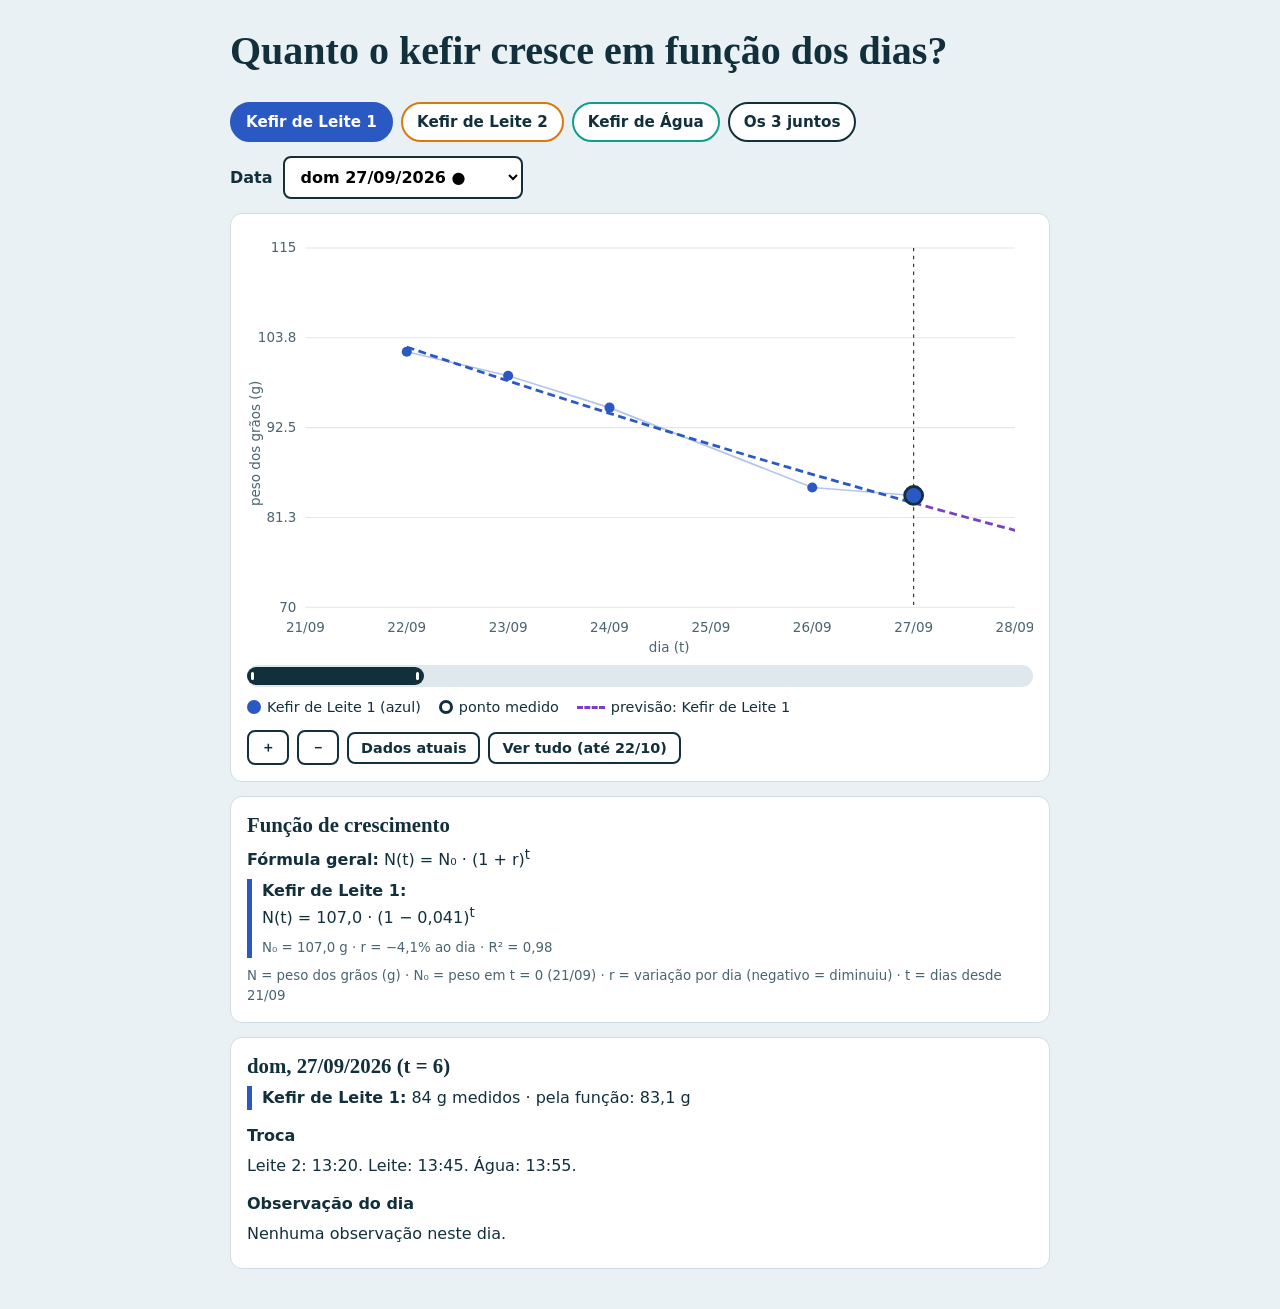
<file: index.html>
<!DOCTYPE html>
<html lang="pt-BR">
<head>
<meta charset="utf-8">
<meta name="viewport" content="width=device-width,initial-scale=1">
<title>Crescimento do Kefir</title>
<link rel="stylesheet" href="css/style.css">
</head>
<body>
<header>
  <h1>Quanto o kefir cresce em função dos dias?</h1>
</header>
<main>
  <nav id="abas" aria-label="Escolha o kefir"></nav>
  <label class="data">Data
    <select id="data"></select>
  </label>
  <section class="card" id="grafico" aria-live="polite"></section>
  <section class="card" id="funcao"></section>
  <section class="card" id="dia"></section>
</main>
<script src="js/data.js"></script>
<script src="js/app.js"></script>
</body>
</html>
</file>
<file: css/style.css>
:root{--ink:#12303b;--bg:#eaf1f4;--card:#fff;--line:#cfdce2}
*{box-sizing:border-box}
body{margin:0;background:var(--bg);color:var(--ink);font:16px/1.5 system-ui,sans-serif}
header{padding:28px 20px 8px;max-width:860px;margin:auto}
h1{font:700 clamp(1.6rem,5vw,2.5rem)/1.15 Georgia,serif;margin:0 0 8px}
header p{margin:0;max-width:60ch}
main{max-width:860px;margin:auto;padding:12px 20px 40px;display:grid;gap:14px}
#abas{display:flex;flex-wrap:wrap;gap:8px}
#abas button{border:2px solid var(--c);background:#fff;color:var(--ink);padding:9px 14px;border-radius:999px;font:600 .95rem system-ui;cursor:pointer}
#abas button.on{background:var(--c);color:#fff}
button:focus-visible,select:focus-visible{outline:3px solid #12303b;outline-offset:2px}
.data{display:flex;align-items:center;gap:10px;font-weight:600}
select{font:inherit;padding:9px 12px;border:2px solid var(--ink);border-radius:8px;background:#fff;min-width:240px}
.card{background:var(--card);border:1px solid var(--line);border-radius:12px;padding:16px}
svg{width:100%;height:auto;display:block;cursor:crosshair}
svg text{font:12px system-ui;fill:#4a6470}
.card p{margin:6px 0}
.card p[style]{border-left:5px solid var(--c);padding-left:10px}
h2{margin:0 0 8px;font:700 1.3rem Georgia,serif}
h3{margin:14px 0 2px;font-size:1rem}
small{color:#4a6470;display:block;margin-top:8px}
.leg{display:flex;flex-wrap:wrap;gap:6px 18px;margin-top:10px;font-size:.9rem}
.leg span{display:flex;align-items:center;gap:6px}
.leg i{width:14px;height:14px;border-radius:50%;display:inline-block}
.leg i.pt{background:#fff;border:3px solid var(--ink)}
.leg u{width:28px;border-top:3px dashed var(--ink);display:inline-block}
.leg u.fraca{opacity:.35}
.zoom{display:flex;flex-wrap:wrap;align-items:center;gap:8px;margin-top:12px}
.zoom button{border:2px solid var(--ink);background:#fff;color:var(--ink);border-radius:8px;padding:6px 12px;font:600 .9rem system-ui;cursor:pointer}
.zoom small{flex-basis:100%;margin:0}
svg{cursor:grab;touch-action:pan-y;user-select:none}
#barra{position:relative;height:22px;margin-top:8px;background:#dfe8ec;border-radius:11px;touch-action:none}
#thumb{position:absolute;top:2px;bottom:2px;min-width:22px;background:#12303b;border-radius:9px;cursor:grab}
#thumb .h{position:absolute;top:0;bottom:0;width:12px;cursor:ew-resize}
#thumb .h:first-child{left:0}#thumb .h:last-child{right:0}
#thumb .h::after{content:"";position:absolute;top:5px;bottom:5px;left:4px;width:3px;border-radius:2px;background:#fff}
#previsao svg{cursor:default}
</file>
